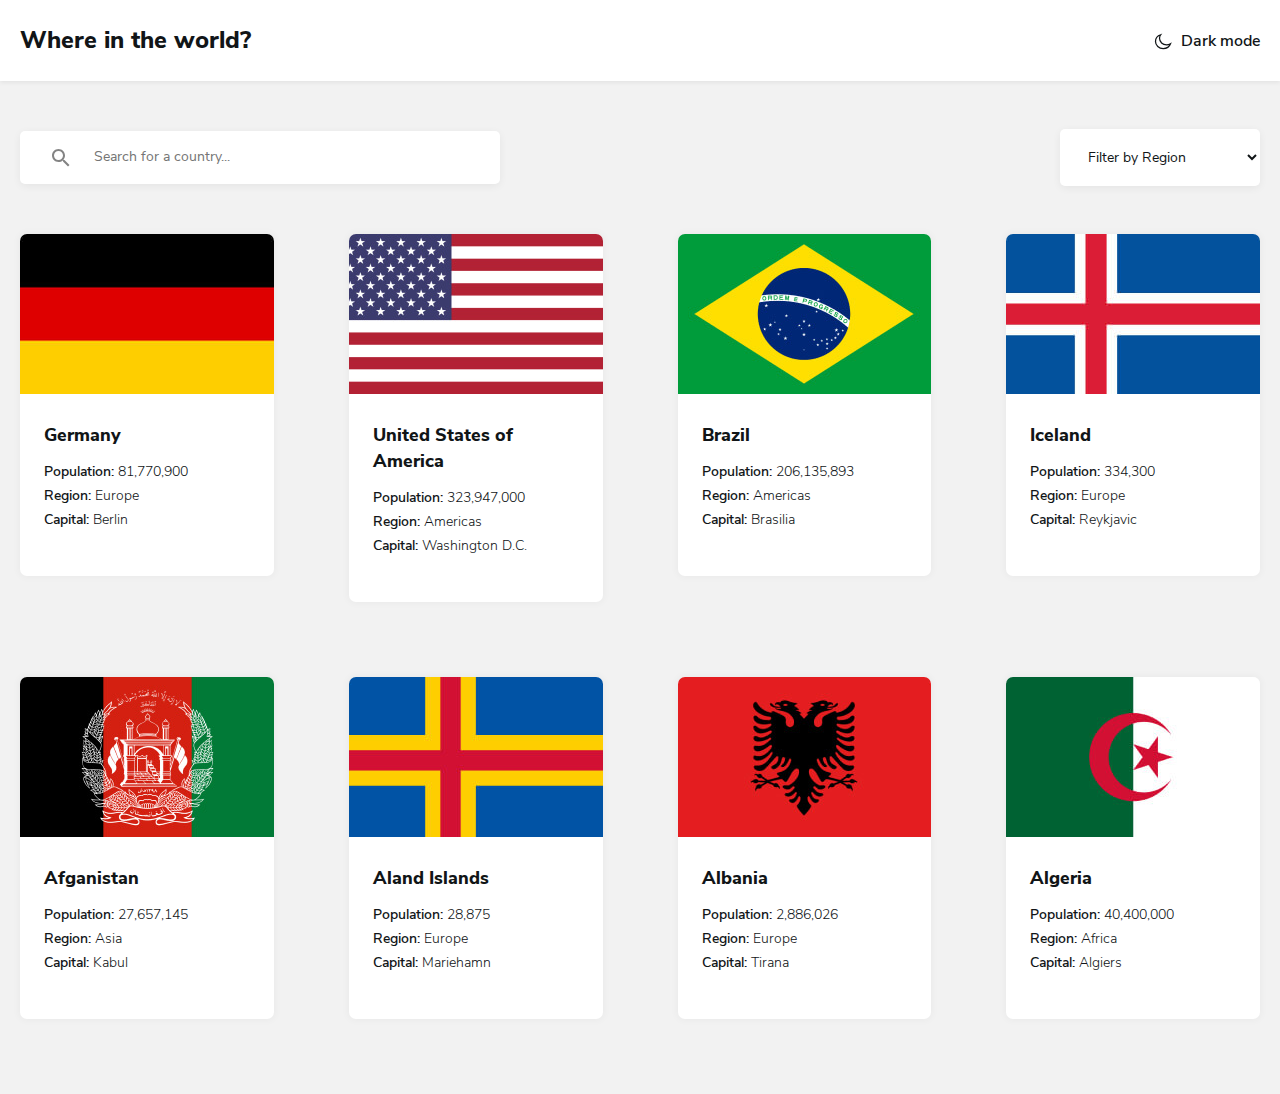
<file: index.html>
<!DOCTYPE html>
<html lang="en">

<head>
  <meta charset="UTF-8">
  <meta http-equiv="X-UA-Compatible" content="IE=edge">
  <meta name="viewport" content="width=device-width, initial-scale=1.0">
  <title>Countries Project</title>

  <!-- Styles -->
  <link rel="stylesheet" href="css/normalize.css">
  <link rel="stylesheet" href="css/styles.css">

  <!-- Favicon -->
  <link rel="icon" href="images/favicon.png">

</head>

<body>
  <header class="site-header">
    <div class="container site-header-container">
      <a class="site-header-logo" href="index.html">Where in the world?</a>
      <button class="site-header-theme-toggler" type="button">
        <span class="site-header-theme-toggler-inner">
          <svg xmlns="http://www.w3.org/2000/svg" width="20" height="20" fill="none">
            <path fill="#fff" fill-rule="evenodd" stroke="currentColor" stroke-width="1.25"
              d="M13.553 13.815c-3.884 0-7.034-2.887-7.034-6.447 0-1.343.448-2.586 1.212-3.618-3.04.945-5.231 3.581-5.231 6.688 0 3.9 3.45 7.062 7.704 7.062 3.389 0 6.266-2.007 7.296-4.796a7.458 7.458 0 0 1-3.947 1.111Z"
              clip-rule="evenodd" />
          </svg>
          <span class="site-header-theme-toggler-inner-text">Dark mode</span>
        </span>
      </button>
    </div>
  </header>
  <main class="main-content">
    <div class="container">

      <!-- FILTERS -->
      <!-- <h2>Filters</h2> -->
      <section>
        <form class="filters" action="https://echo.htmlacademy.ru" method="get">
          <div class="filters-search-wrapper">
            <svg class="filters-search-icon" xmlns="http://www.w3.org/2000/svg" width="18" height="18" fill="none"><path fill="currentColor" fill-rule="evenodd" d="M12.5 11h-.8l-.3-.3c1-1.1 1.6-2.6 1.6-4.2C13 2.9 10.1 0 6.5 0S0 2.9 0 6.5 2.9 13 6.5 13c1.6 0 3.1-.6 4.2-1.6l.3.3v.8l5 5 1.5-1.5-5-5Zm-6 0C4 11 2 9 2 6.5S4 2 6.5 2 11 4 11 6.5 9 11 6.5 11Z" clip-rule="evenodd"/></svg>
            <input class="filters-search-input" type="search" name="search" placeholder="Search for a country..."
              aria-label="Country" required>
          </div>
          <select class="filters-region-select" name="Region" aria-label="Regions">
            <option selected disabled>Filter by Region</option>
            <option>Africa</option>
            <option>America</option>
            <option>Asia</option>
            <option>Europe</option>
            <option>Oceania</option>
          </select>
        </form>
      </section>

      <!-- INDEX COUNTRIES -->
      <section class="index-countries">
        <!-- <h2>Countries</h2> -->

        <ul class="index-countries-list">

          <li class="index-countries-item">
            <div class="index-country">
              <img src="images/flags/flag-germany.jpg" alt="Germany flag" class="index-country-flag" width="264"
                height="160" srcset="images/flags/flag-germany.jpg 1x, images/flags/flag-germany@2x.jpg 2x">
              <div class="index-country-info">
                <h3 class="index-country-name">
                  <a href="country.html" class="index-country-name-link">
                    Germany
                  </a>
                </h3>
                <dl class="index-country-details">
                  <div class="index-country-details-item">
                    <dt class="index-country-details-title">Population:</dt>
                    <dd class="index-country-details-value">81,770,900</dd>
                  </div>
                  <div class="index-country-details-item">
                    <dt class="index-country-details-title">Region:</dt>
                    <dd class="index-country-details-value">Europe</dd>
                  </div>
                  <div class="index-country-details-item">
                    <dt class="index-country-details-title">Capital:</dt>
                    <dd class="index-country-details-value">Berlin</dd>
                  </div>
                </dl>
              </div>
            </div>
          </li>

          <li class="index-countries-item">
            <div class="index-country">
              <img src="images/flags/flag-usa.jpg" alt="USA flag" class="index-country-flag" width="264" height="160"
                srcset="images/flags/flag-usa.jpg 1x, images/flags/flag-usa@2x.jpg.jpg 2x">
              <div class="index-country-info">
                <h3 class="index-country-name">
                  <a href="country.html" class="index-country-name-link">
                    United States of America
                  </a>
                </h3>
                <dl class="index-country-details">
                  <div class="index-country-details-item">
                    <dt class="index-country-details-title">Population:</dt>
                    <dd class="index-country-details-value">323,947,000</dd>
                  </div>
                  <div class="index-country-details-item">
                    <dt class="index-country-details-title">Region:</dt>
                    <dd class="index-country-details-value">Americas</dd>
                  </div>
                  <div class="index-country-details-item">
                    <dt class="index-country-details-title">Capital:</dt>
                    <dd class="index-country-details-value">Washington D.C.</dd>
                  </div>
                </dl>
              </div>
            </div>
          </li>

          <li class="index-countries-item">
            <div class="index-country">
              <img src="images/flags/flag-brazil.jpg" alt="Brazil flag" class="index-country-flag" width="264"
                height="160" srcset="images/flags/flag-brazil.jpg 1x, images/images/flags/flag-brazil@2x.jpg 2x">
              <div class="index-country-info">
                <h3 class="index-country-name">
                  <a href="country.html" class="index-country-name-link">
                    Brazil
                  </a>
                </h3>
                <dl class="index-country-details">
                  <div class="index-country-details-item">
                    <dt class="index-country-details-title">Population:</dt>
                    <dd class="index-country-details-value">206,135,893</dd>
                  </div>
                  <div class="index-country-details-item">
                    <dt class="index-country-details-title">Region:</dt>
                    <dd class="index-country-details-value">Americas</dd>
                  </div>
                  <div class="index-country-details-item">
                    <dt class="index-country-details-title">Capital:</dt>
                    <dd class="index-country-details-value">Brasilia</dd>
                  </div>
                </dl>
              </div>
            </div>
          </li>

          <li class="index-countries-item">
            <div class="index-country">
              <img src="images/flags/flag-iceland.jpg" alt="Iceland flag" class="index-country-flag" width="264"
                height="160" srcset="images/flags/flag-iceland.jpg 1x, images/flags/flag-iceland@2x.jpg 2x">
              <div class="index-country-info">
                <h3 class="index-country-name">
                  <a href="country.html" class="index-country-name-link">
                    Iceland
                  </a>
                </h3>
                <dl class="index-country-details">
                  <div class="index-country-details-item">
                    <dt class="index-country-details-title">Population:</dt>
                    <dd class="index-country-details-value">334,300</dd>
                  </div>
                  <div class="index-country-details-item">
                    <dt class="index-country-details-title">Region:</dt>
                    <dd class="index-country-details-value">Europe</dd>
                  </div>
                  <div class="index-country-details-item">
                    <dt class="index-country-details-title">Capital:</dt>
                    <dd class="index-country-details-value">Reykjavic</dd>
                  </div>
                </dl>
              </div>
            </div>
          </li>

          <li class="index-countries-item">
            <div class="index-country">
              <img src="images/flags/flag-afganistan.jpg" alt="Afganistan flag" class="index-country-flag" width="264"
                height="160" srcset="images/flags/flag-afganistan.jpg 1x, images/flags/flag-afganistan@2x.jpg 2x">
              <div class="index-country-info">
                <h3 class="index-country-name">
                  <a href="country.html" class="index-country-name-link">
                    Afganistan
                  </a>
                </h3>
                <dl class="index-country-details">
                  <div class="index-country-details-item">
                    <dt class="index-country-details-title">Population:</dt>
                    <dd class="index-country-details-value">27,657,145</dd>
                  </div>
                  <div class="index-country-details-item">
                    <dt class="index-country-details-title">Region:</dt>
                    <dd class="index-country-details-value">Asia</dd>
                  </div>
                  <div class="index-country-details-item">
                    <dt class="index-country-details-title">Capital:</dt>
                    <dd class="index-country-details-value">Kabul</dd>
                  </div>
                </dl>
              </div>
            </div>
          </li>

          <li class="index-countries-item">
            <div class="index-country">
              <img src="images/flags/flag-aland.jpg" alt="Aland Islands flag" class="index-country-flag" width="264"
                height="160" srcset="images/flags/flag-aland.jpg 1x, images/flags/flag-aland@2x.jpg 2x">
              <div class="index-country-info">
                <h3 class="index-country-name">
                  <a href="country.html" class="index-country-name-link">
                    Aland Islands
                  </a>
                </h3>
                <dl class="index-country-details">
                  <div class="index-country-details-item">
                    <dt class="index-country-details-title">Population:</dt>
                    <dd class="index-country-details-value">28,875</dd>
                  </div>
                  <div class="index-country-details-item">
                    <dt class="index-country-details-title">Region:</dt>
                    <dd class="index-country-details-value">Europe</dd>
                  </div>
                  <div class="index-country-details-item">
                    <dt class="index-country-details-title">Capital:</dt>
                    <dd class="index-country-details-value">Mariehamn</dd>
                  </div>
                </dl>
              </div>
            </div>
          </li>

          <li class="index-countries-item">
            <div class="index-country">
              <img src="images/flags/flag-albania.jpg" alt="Albania flag" class="index-country-flag" width="264"
                height="160" srcset="images/flags/flag-albania.jpg 1x, images/flags/flag-albania@2x.jpg 2x">
              <div class="index-country-info">
                <h3 class="index-country-name">
                  <a href="country.html" class="index-country-name-link">
                    Albania
                  </a>
                </h3>
                <dl class="index-country-details">
                  <div class="index-country-details-item">
                    <dt class="index-country-details-title">Population:</dt>
                    <dd class="index-country-details-value">2,886,026</dd>
                  </div>
                  <div class="index-country-details-item">
                    <dt class="index-country-details-title">Region:</dt>
                    <dd class="index-country-details-value">Europe</dd>
                  </div>
                  <div class="index-country-details-item">
                    <dt class="index-country-details-title">Capital:</dt>
                    <dd class="index-country-details-value">Tirana</dd>
                  </div>
                </dl>
              </div>
            </div>
          </li>

          <li class="index-countries-item">
            <div class="index-country">
              <img src="images/flags/flag-algeria.jpg" alt="Algeria flag" class="index-country-flag" width="264"
                height="160" srcset="images/flags/flag-algeria.jpg 1x, images/flags/flag-algeria@2x.jpg 2x">
              <div class="index-country-info">
                <h3 class="index-country-name">
                  <a href="country.html" class="index-country-name-link">
                    Algeria
                  </a>
                </h3>
                <dl class="index-country-details">
                  <div class="index-country-details-item">
                    <dt class="index-country-details-title">Population:</dt>
                    <dd class="index-country-details-value">40,400,000</dd>
                  </div>
                  <div class="index-country-details-item">
                    <dt class="index-country-details-title">Region:</dt>
                    <dd class="index-country-details-value">Africa</dd>
                  </div>
                  <div class="index-country-details-item">
                    <dt class="index-country-details-title">Capital:</dt>
                    <dd class="index-country-details-value">Algiers</dd>
                  </div>
                </dl>
              </div>
            </div>
          </li>

        </ul>
      </section>

      <!-- INDEX COUNTRIES -->
      <!-- <h2>Countries list</h2> -->



    </div>
  </main>


  <script src="js/main.js"></script>
</body>

</html>
</file>
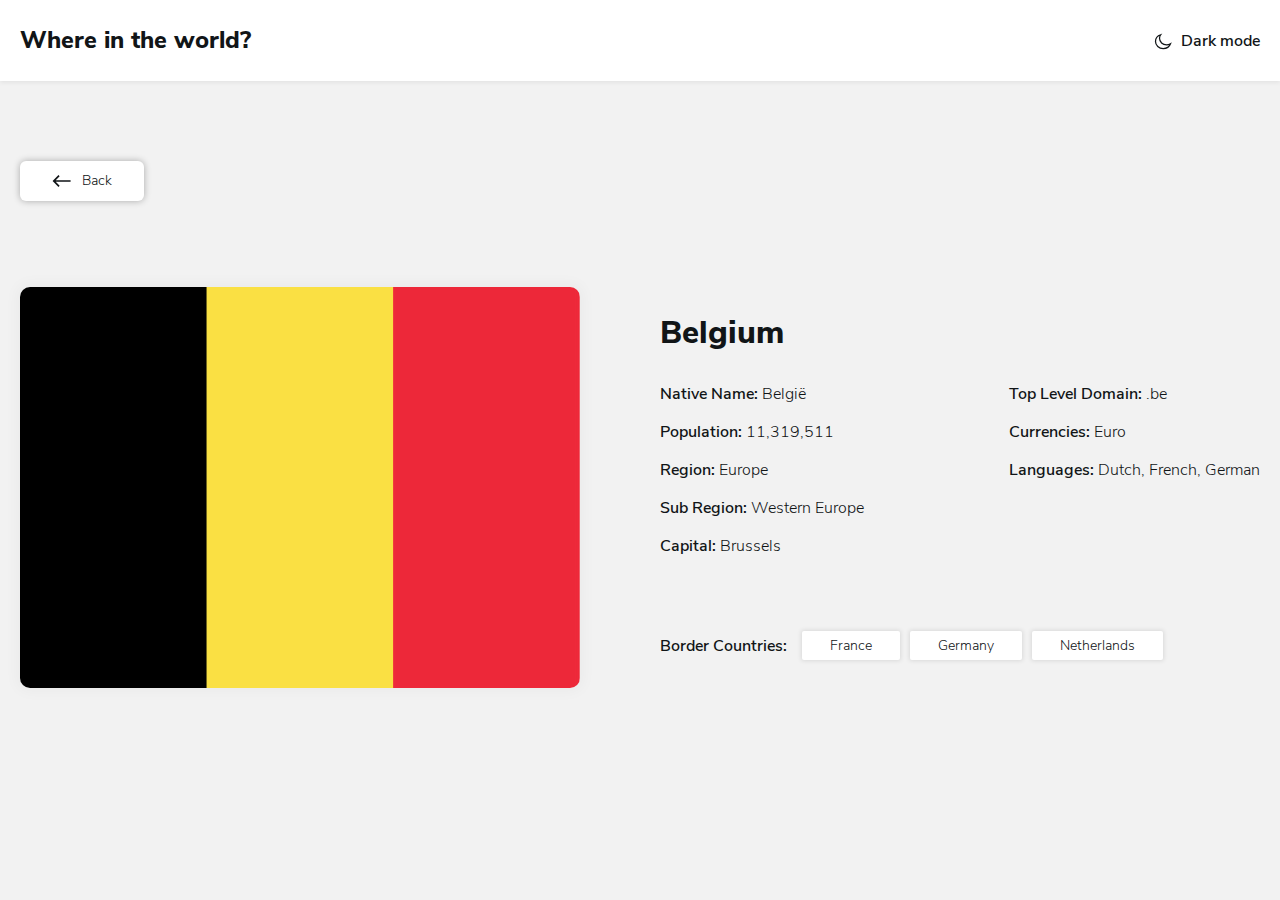
<file: country.html>
<!DOCTYPE html>
<html lang="en">

<head>
  <meta charset="UTF-8">
  <meta http-equiv="X-UA-Compatible" content="IE=edge">
  <meta name="viewport" content="width=device-width, initial-scale=1.0">
  <title>Belgium</title>

  <!-- Styles -->
  <link rel="stylesheet" href="css/normalize.css">
  <link rel="stylesheet" href="css/styles.css">

  <!-- Favicon -->
  <link rel="icon" href="images/favicon.png">

</head>

<body>
  <header class="site-header">
    <div class="container site-header-container">
      <a class="site-header-logo" href="index.html">Where in the world?</a>
      <button class="site-header-theme-toggler" type="button">
        <span class="site-header-theme-toggler-inner">
          <svg xmlns="http://www.w3.org/2000/svg" width="20" height="20" fill="none">
            <path fill="#fff" fill-rule="evenodd" stroke="currentColor" stroke-width="1.25"
              d="M13.553 13.815c-3.884 0-7.034-2.887-7.034-6.447 0-1.343.448-2.586 1.212-3.618-3.04.945-5.231 3.581-5.231 6.688 0 3.9 3.45 7.062 7.704 7.062 3.389 0 6.266-2.007 7.296-4.796a7.458 7.458 0 0 1-3.947 1.111Z"
              clip-rule="evenodd" />
          </svg>
          <span class="site-header-theme-toggler-inner-text">Dark mode</span>
        </span>
      </button>
    </div>
  </header>
  <main class="main-content main-content-inner country-page">
    <div class="container">
      <!-- BACK ICON -->
      <a class="country-page-back-btn" href="index.html">
        <svg class="country-page-back-img" xmlns="http://www.w3.org/2000/svg" width="20" height="20" fill="none">
          <path fill="currentColor" fill-rule="evenodd"
            d="m6.464 4.107 1.179 1.179-3.89 3.889h14.85v1.65H3.753l3.89 3.889-1.179 1.179L.572 10l5.892-5.893Z"
            clip-rule="evenodd" />
        </svg>
        <span class="country-page-back-text">Back</span>
      </a>

      <!-- COUNTRY-PAGE-FLAG INFO -->

      <div class="country-page-flag-info">

        <!-- Country page flag -->
        <img class="country-page-img" src="images/flags/flag-belgium.jpg" alt="Belgium flag" width="560" height="401">

        <!-- Country page info -->
        <div class="country-page-info">
          <h3 class="country-page-title">Belgium</h3>
          <div class="country-page-details-wrapper">
            <dl class="country-page-details-list">

              <div class="country-page-details-item">
                <dt class="country-page-details-title">Native Name:</dt>
                <dd class="country-page-details-value">België</dd>
              </div>
              <div class="country-page-details-item">
                <dt class="country-page-details-title">Population:</dt>
                <dd class="country-page-details-value">11,319,511</dd>
              </div>
              <div class="country-page-details-item">
                <dt class="country-page-details-title">Region:</dt>
                <dd class="country-page-details-value">Europe</dd>
              </div>
              <div class="country-page-details-item">
                <dt class="country-page-details-title">Sub Region:</dt>
                <dd class="country-page-details-value">Western Europe</dd>
              </div>
              <div class="country-page-details-item">
                <dt class="country-page-details-title">Capital:</dt>
                <dd class="country-page-details-value">Brussels</dd>
              </div>
            </dl>

            <dl class="country-page-details-list">
              <div class="country-page-details-item">
                <dt class="country-page-details-title">Top Level Domain:</dt>
                <dt class="country-page-details-value">.be</dt>
              </div>
              <div class="country-page-details-item">
                <dt class="country-page-details-title">Currencies:</dt>
                <dt class="country-page-details-value">Euro</dt>
              </div>
              <div class="country-page-details-item">
                <dt class="country-page-details-title">Languages:</dt>
                <dt class="country-page-details-value">Dutch, French, German</dt>
              </div>
            </dl>

          </div>

          <div class="border-countries">
            <h2 class="border-countries-title">Border Countries:</h2>
            <ul class="border-countries-list">
              <li class="border-countries-list-item">
                <a href="#" class="border-countries-list-item-link">France</a>
              </li>
              <li class="border-countries-list-item">
                <a href="#" class="border-countries-list-item-link">Germany</a>
              </li>
              <li class="border-countries-list-item">
                <a href="#" class="border-countries-list-item-link">Netherlands</a>
              </li>
            </ul>

          </div>

        </div>
      </div>

    </div>
  </main>


  <script src="js/main.js"></script>
</body>

</html>
</file>
<file: css/styles.css>
/* FONTS */
@font-face {
  font-family: 'Nunito Sans';
  src: url('../fonts/NunitoSans-ExtraBold.eot');
  src: url('../fonts/NunitoSans-ExtraBold.eot?#iefix') format('embedded-opentype'),
    url('../fonts/NunitoSans-ExtraBold.woff2') format('woff2'),
    url('../fonts/NunitoSans-ExtraBold.woff') format('woff'),
    url('../fonts/NunitoSans-ExtraBold.ttf') format('truetype');
  font-weight: bold;
  font-style: normal;
  font-display: swap;
}

@font-face {
  font-family: 'Nunito Sans';
  src: url('../fonts/NunitoSans-Light.eot');
  src: url('../fonts/NunitoSans-Light.eot?#iefix') format('embedded-opentype'),
    url('../fonts/NunitoSans-Light.woff2') format('woff2'),
    url('../fonts/NunitoSans-Light.woff') format('woff'),
    url('../fonts/NunitoSans-Light.ttf') format('truetype');
  font-weight: 300;
  font-style: normal;
  font-display: swap;
}

@font-face {
  font-family: 'Nunito Sans';
  src: url('../fonts/NunitoSans-SemiBold.eot');
  src: url('../fonts/NunitoSans-SemiBold.eot?#iefix') format('embedded-opentype'),
    url('../fonts/NunitoSans-SemiBold.woff2') format('woff2'),
    url('../fonts/NunitoSans-SemiBold.woff') format('woff'),
    url('../fonts/NunitoSans-SemiBold.ttf') format('truetype');
  font-weight: 600;
  font-style: normal;
  font-display: swap;
}

@font-face {
  font-family: 'Nunito Sans';
  src: url('../fonts/NunitoSans-Regular.eot');
  src: url('../fonts/NunitoSans-Regular.eot?#iefix') format('embedded-opentype'),
    url('../fonts/NunitoSans-Regular.woff2') format('woff2'),
    url('../fonts/NunitoSans-Regular.woff') format('woff'),
    url('../fonts/NunitoSans-Regular.ttf') format('truetype');
  font-weight: normal;
  font-style: normal;
  font-display: swap;
}

/* CUSTOM PROPS */

:root {
  --text-color: #111517;
  --element-bg: #fff;
  --body-bg: #F2F2F2;
  --icon-color: #848484;
  --transition-duration: 0.4s;
}

/* DARK MODE */

.dark-mode {
  --text-color: #fff;
  --element-bg: #2B3844;
  --body-bg: #202C36;
  --icon-color: var(--text-color);
}

/* GLOBAL PROPS */

html {
  box-sizing: border-box;
  height: 100%;
  scroll-behavior: smooth;
}

*,
*::before,
*::after {
  box-sizing: inherit;
}

body {
  display: flex;
  flex-direction: column;
  height: 100%;
  margin: 0;
  padding: 0;
  font-family: 'Nunito Sans', sans-serif;
  font-size: 14px;
  line-height: 16px;
  background-color: var(--body-bg);
  color: var(--text-color);
  transition: background-color var(--transition-duration) ease, color var(--transition-duration) ease;
}

img {
  max-width: 100%;
  height: auto;
}

a {
  text-decoration: none;
}

/* CONTAINER */

.container {
  width: 100%;
  max-width: 1320px;
  padding-left: 20px;
  padding-right: 20px;
  margin-left: auto;
  margin-right: auto;
}


/* MAIN CONTENT */
.main-content {
  flex-grow: 1;
  padding-top: 48px;
  padding-bottom: 48px;
}

.main-content-inner {
  padding-top: 80px;
}

/* SITE HEADER */
.site-header {
  padding: 24px 0;
  background-color: var(--element-bg);
  box-shadow: 0px 2px 4px rgba(0, 0, 0, 0.06);
  white-space: nowrap;
  transition: background-color var(--transition-duration) ease, color var(--transition-duration) ease;
}

.site-header-container {
  display: flex;
  justify-content: space-between;
  align-items: center;
}

.site-header-logo {
  font-weight: 800;
  font-size: 24px;
  line-height: 33px;
  color: var(--text-color);
}

.site-header-logo:hover {
  opacity: 0.8;
}

.site-header-logo:active {
  opacity: 0.6;
}

.site-header-theme-toggler {
  border: 0;
  padding: 0;
  background-color: transparent;
  cursor: pointer;
}

.site-header-theme-toggler:hover {
  opacity: 0.8;
}

.site-header-theme-toggler:active {
  opacity: 0.6;
}

.site-header-theme-toggler-inner {
  display: flex;
  align-items: center;
  color: var(--text-color);
}

.site-header-theme-toggler-inner svg {
  width: 20px;
  height: 20px;
  margin-right: 8px;
}

.site-header-theme-toggler-inner-text {
  font-weight: 600;
  font-size: 16px;
  line-height: 22px;
}


/* FILTERS */

.filters {
  display: flex;
  justify-content: space-between;
  align-items: center;
  margin-bottom: 48px;
}
.filters-search-wrapper {
  position: relative;
}
.filters-search-icon {
  position: absolute;
  top: 50%;
  left: 32px;
  transform: translateY(-50%);
  color: var(--icon-color);
  pointer-events: none;
}

.filters-search-input {
  border: 0;
  outline: 0;
  min-width: 480px;
  padding: 18px 74px;
  box-shadow: 0px 2px 9px rgba(0, 0, 0, 0.06);
  border-radius: 5px;
  background-color: var(--element-bg);
  color: var(--text-color);
}

.filters-region-select {
  border: 0;
  outline: 0;
  min-width: 200px;
  padding: 18px 24px;
  box-shadow: 0px 2px 9px rgba(0, 0, 0, 0.06);
  border-radius: 5px;
  background-color: var(--element-bg);
  color: var(--text-color);
}

/* INDEX COUNTRIES */

.index-countries-list {
  margin: 0;
  padding: 0;
  list-style: none;
  margin-left: -75px;
  margin-bottom: -75px;
  display: flex;
  flex-wrap: wrap;
}

.index-countries-item {
  width: calc(25% - 75px);
  margin-left: 75px;
  margin-bottom: 75px;
}

.index-country {
  border-radius: 7px;
  overflow: hidden;
  background-color: var(--element-bg);
  color: var(--text-color);
  box-shadow: 0px 0px 7px 2px rgba(0, 0, 0, 0.03);

}

.index-country:hover .index-country-flag {
  transform: scale(1.15);
}

.index-country-flag {
  width: 100%;
  height: 160px;
  object-fit: cover;
  transition: transform var(--transition-duration) ease;
}

.index-country-info {
  padding: 24px 24px 48px;
}

.index-country-name {
  margin-top: 0;
  margin-bottom: 16px;
  font-weight: 800;
  font-size: 18px;
  line-height: 26px;
}

.index-country-name-link {
  color: var(--text-color);
}

.index-country-details {
  margin: 0;
}

.index-country-details-item {
  display: flex;
}

.index-country-details-item:not(:last-child) {
  margin-bottom: 8px;
}

.index-country-details-title {
  font-weight: 600;
}

.index-country-details-value {
  margin-left: 4px;
  font-weight: 300;
}

/* COUNTRY PAGE */

.country-page-back-btn {
  display: inline-flex;
  align-items: center;
  padding: 10px 32px;
  background-color: var(--element-bg);
  color: var(--text-color);
  box-shadow: 0px 0px 7px rgba(0, 0, 0, 0.3);
  border-radius: 6px;
  margin-bottom: 80px;
}

.country-page-back-img {
  margin-right: 10px;
  width: 20px;
  height: 20px;
}

.country-page-back-text {
  font-weight: 300;
  line-height: 20px;
}

/* COUNTRY PAGE FLAG INFO */

/* Country page flag */

.country-page-flag-info {
  display: flex;
  justify-content: space-between;
  align-items: center;
}

.country-page-img {
  border-radius: 10px;
  width: 560px;
  height: 401px;
  box-shadow: 0px 0px 14px 4px rgba(0, 0, 0, 0.03);
}

/* Country page info */

.country-page-info {
  padding: 30px 0;
  width: 600px;

}

.country-page-title {
  margin-top: 0;
  margin-bottom: 23px;
  font-weight: 800;
  font-size: 32px;
  line-height: 44px;
}

.country-page-details-wrapper {
  display: flex;
  justify-content: space-between;
}

.country-page-details-list {
  margin: 0;
}

.country-page-details-item {
  display: flex;
  align-items: center;
  margin-bottom: 65px;
}

.country-page-details-item:not(:last-child) {
  margin-bottom: 6px;
}

.country-page-details-title {
  font-size: 16px;
  font-weight: 600;
  line-height: 32px;
}

.country-page-details-value {
  margin-left: 4px;
  font-weight: 300;
  font-size: 16px;
  line-height: 32px;
}

.border-countries {
  display: flex;
  align-items: center;
  flex-wrap: wrap;
}

.border-countries-title {
  font-weight: 600;
  font-size: 16px;
  line-height: 24px;
  margin: 0;
  margin-right: 15px;
}

.border-countries-list {
  display: flex;
  margin: 0;
  padding: 0;
  list-style: none;
  flex-wrap: wrap;
}

.border-countries-list-item {
  padding: 5px 28px;
  border-radius: 2px;
  font-weight: 300;
  font-size: 14px;
  line-height: 19px;
  background-color: var(--element-bg);
  box-shadow: 0px 0px 4px 1px rgba(0, 0, 0, 0.1);
  cursor: pointer;
  margin-top: 4px;
  margin-bottom: 4px;
  transition: background-color var(--transition-duration) ease, color var(--transition-duration) ease;
}

.border-countries-list-item:hover {
  opacity: 0.8;
}
.border-countries-list-item:active {
  opacity: 0.6;
}

.border-countries-list-item:not(:last-child) {
  margin-right: 10px;
}

.border-countries-list-item-link {
  color: var(--text-color);
}























/* RETINA BACKGROUNDS */
@media only screen and (-webkit-min-device-pixel-ratio: 2),
only screen and (min--moz-device-pixel-ratio: 2),
only screen and (-o-min-device-pixel-ratio: 2/1),
only screen and (min-device-pixel-ratio: 2),
only screen and (min-resolution: 192dpi),
only screen and (min-resolution: 2dppx) {}
</file>
